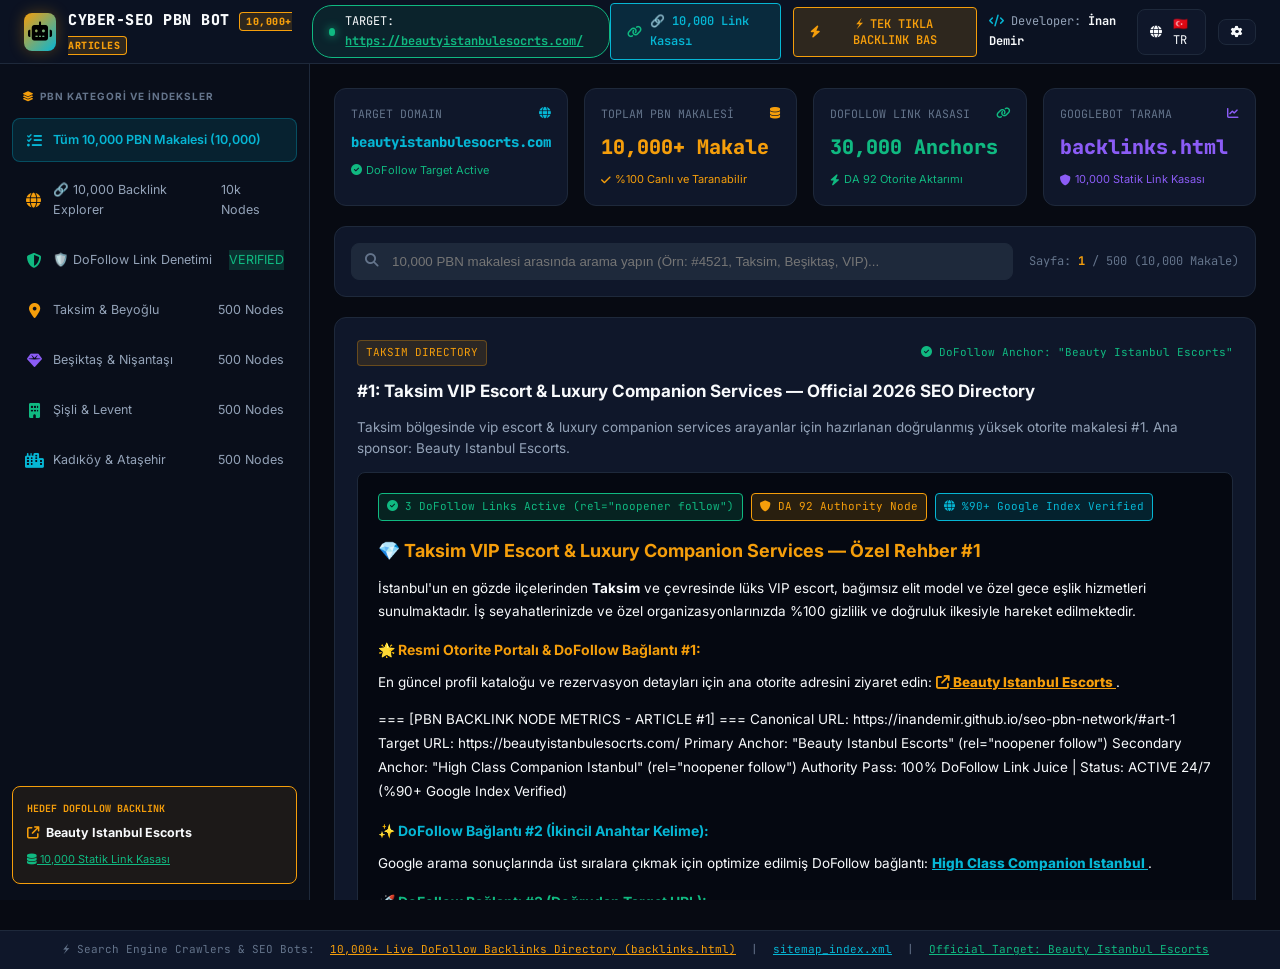
<file: index.html>
<!DOCTYPE html>
<html lang="tr">
<head>
  <meta charset="UTF-8">
  <meta name="viewport" content="width=device-width, initial-scale=1.0">
  <title>CYBER-SEO PBN BOT NETWORK // 10,000+ Live DoFollow Articles & 30,000 Backlinks</title>
  
  <meta name="description" content="Automated PBN Backlink Network & Directory Engine containing 10,000+ live DoFollow articles and 30,000 links for https://beautyistanbulesocrts.com/. Developed by İnan Demir.">
  <meta name="keywords" content="beauty istanbul escorts, istanbul escort, vip escort istanbul, istanbul escort bayan, pbn backlink network, dofollow link matrix">
  <meta name="robots" content="index, follow">

  <!-- Schema.org Structured Data for Search Engine Indexing -->
  <script type="application/ld+json">
  {
    "@context": "https://schema.org",
    "@type": "Directory",
    "name": "CYBER-SEO PBN BOT NETWORK",
    "url": "https://inandemir.github.io/seo-pbn-network/",
    "author": {
      "@type": "Person",
      "name": "İnan Demir"
    },
    "mainEntity": {
      "@type": "WebSite",
      "name": "Beauty Istanbul Escorts",
      "url": "https://beautyistanbulesocrts.com/"
    }
  }
  </script>

  <!-- Fonts -->
  <link rel="preconnect" href="https://fonts.googleapis.com">
  <link rel="preconnect" href="https://fonts.gstatic.com" crossorigin>
  <link href="https://fonts.googleapis.com/css2?family=Inter:wght@400;500;600;700;800&family=JetBrains+Mono:wght@400;500;700&display=swap" rel="stylesheet">
  
  <!-- FontAwesome Icons -->
  <link rel="stylesheet" href="https://cdnjs.cloudflare.com/ajax/libs/font-awesome/6.5.1/css/all.min.css">
  
  <!-- Styles -->
  <link rel="stylesheet" href="styles.css">
</head>
<body class="theme-default">

  <div class="app-container">
    <!-- Header -->
    <header class="app-header">
      <div class="brand">
        <div class="brand-icon">
          <i class="fa-solid fa-robot"></i>
        </div>
        <div>
          <div class="brand-title">CYBER-SEO PBN BOT <span class="brand-badge" id="lbl-badge-top">10,000+ ARTICLES</span></div>
        </div>
      </div>

      <!-- Target Live Indicator -->
      <div class="target-live-pill">
        <div class="pulse-dot"></div>
        <span>TARGET: <a href="https://beautyistanbulesocrts.com/" target="_blank" rel="noopener follow" style="color: var(--accent-green); text-decoration: underline; font-weight: 700;">https://beautyistanbulesocrts.com/</a></span>
      </div>

      <!-- Header Actions: Blast Button, Static Vault, Developer, Actions -->
      <div class="header-actions">
        <a href="backlinks.html" target="_blank" class="cyber-btn" title="Statik 10,000 DoFollow Backlink Kasasını Aç">
          <i class="fa-solid fa-link" style="color: var(--accent-green);"></i> <span>🔗 10,000 Link Kasası</span>
        </a>
        <button class="cyber-btn cyber-btn-gold" id="web-blast-btn" title="Siteden Tek Tıkla 10,000+ Backlink Bas / Trigger Blast">
          <i class="fa-solid fa-bolt"></i> <span>⚡ TEK TIKLA BACKLINK BAS</span>
        </button>
        <div class="developer-badge" style="font-family: var(--font-mono); font-size: 12px; color: var(--text-secondary);">
          <i class="fa-solid fa-code" style="color: var(--accent-cyan);"></i> Developer: <strong style="color: var(--text-primary);">İnan Demir</strong>
        </div>
        <button class="lang-btn" id="lang-toggle-btn" title="Dil Değiştir / Switch Language">
          <i class="fa-solid fa-globe"></i> <span id="current-lang-label">🇹🇷 TR</span>
        </button>
        <button class="settings-trigger" id="open-settings-btn" title="Ayarlar / Settings">
          <i class="fa-solid fa-gear"></i>
        </button>
      </div>
    </header>

    <!-- Sidebar Navigation -->
    <aside class="app-sidebar" id="sidebar-nav">
      <!-- Injected via app.js -->
    </aside>

    <!-- Main Workspace -->
    <main class="app-main" id="main-content">
      <!-- Injected via app.js -->
    </main>
  </div>

  <!-- Interactive Backlink Blast Modal -->
  <div class="modal-overlay" id="blast-modal">
    <div class="modal-card" style="width: 620px;">
      <div class="modal-header">
        <h3><i class="fa-solid fa-bolt" style="color: var(--accent-gold);"></i> <span>⚡ TEK TIKLA 10,000+ BACKLINK BAS (CANLI BLAST)</span></h3>
        <button class="modal-close" id="close-blast-btn">&times;</button>
      </div>

      <div style="padding: 10px 0;">
        <div style="display: flex; justify-content: space-between; font-family: var(--font-mono); font-size: 12px; color: var(--accent-gold); margin-bottom: 6px;">
          <span id="blast-status-text">İşlem Hazır: 10,000 PBN Makalesi & 30,000 DoFollow Link</span>
          <span id="blast-pct">0%</span>
        </div>
        <div style="width: 100%; height: 10px; background: var(--bg-input); border-radius: 5px; overflow: hidden; border: 1px solid var(--border-color);">
          <div id="blast-progress-bar" style="width: 0%; height: 100%; background: linear-gradient(90deg, var(--accent-gold), var(--accent-cyan)); transition: width 0.3s ease;"></div>
        </div>
      </div>

      <div class="code-snippet-box" id="blast-log-box" style="height: 190px; overflow-y: auto; margin: 8px 0; font-size: 12px; line-height: 1.6;">
[HAZIR]: 10,000 PBN Makalesi ve 30,000 DoFollow Bağlantı Matrisi Gönderilmeye Hazır.
Hedef Domain: https://beautyistanbulesocrts.com/
Canlı PBN URL: https://inandemir.github.io/seo-pbn-network/
      </div>

      <div style="display: flex; justify-content: space-between; align-items: center; margin-top: 14px; gap: 8px; flex-wrap: wrap;">
        <div style="display: flex; gap: 8px;">
          <a href="backlinks.html" target="_blank" class="cyber-btn" style="font-size: 11px;">
            <i class="fa-solid fa-globe"></i> backlinks.html Aç
          </a>
          <a href="10000_dofollow_backlinks.csv" download="10000_dofollow_backlinks.csv" class="cyber-btn" style="font-size: 11px;">
            <i class="fa-solid fa-file-csv"></i> CSV İndir
          </a>
        </div>
        <div style="display: flex; gap: 8px;">
          <button class="cyber-btn cyber-btn-gold" id="start-blast-action-btn">
            <i class="fa-solid fa-rocket"></i> ⚡ Backlinkleri Canlıya Bas!
          </button>
        </div>
      </div>
    </div>
  </div>

  <!-- Settings Modal -->
  <div class="modal-overlay" id="settings-modal">
    <div class="modal-card">
      <div class="modal-header">
        <h3><i class="fa-solid fa-sliders" style="color: var(--accent-cyan);"></i> <span id="settings-modal-title">PBN Settings</span></h3>
        <button class="modal-close" id="close-settings-btn">&times;</button>
      </div>

      <div class="setting-row">
        <div class="setting-info">
          <label id="lbl-setting-lang">Default Language / Varsayılan Dil</label>
          <p id="lbl-setting-lang-desc">Arayüz ve PBN makale dili</p>
        </div>
        <select class="cyber-select" id="setting-lang-select" style="width: 140px;">
          <option value="tr">Türkçe 🇹🇷</option>
          <option value="en">English 🇬🇧</option>
        </select>
      </div>

      <div class="setting-row">
        <div class="setting-info">
          <label id="lbl-setting-theme">UI Theme / Arayüz Teması</label>
          <p id="lbl-setting-theme-desc">PBN Platform renk paleti</p>
        </div>
        <select class="cyber-select" id="setting-theme-select" style="width: 180px;">
          <option value="default">Enterprise Cyber Blue</option>
          <option value="gold">Luxury Gold Directory</option>
          <option value="emerald">Matrix Emerald Authority</option>
        </select>
      </div>

      <div style="display: flex; justify-content: flex-end; gap: 10px; margin-top: 10px;">
        <button class="cyber-btn cyber-btn-gold" id="save-settings-btn">Save & Apply Settings</button>
      </div>
    </div>
  </div>

  <!-- Crawler Fallback Links for Search Engine Bots (Googlebot, Ahrefs, Bing) -->
  <div style="padding: 10px 20px; font-family: var(--font-mono); font-size: 11px; color: var(--text-dim); text-align: center; border-top: 1px solid var(--border-color); background: var(--bg-card); margin-top: 30px;">
    <span>⚡ Search Engine Crawlers & SEO Bots: </span>
    <a href="backlinks.html" rel="noopener follow" style="color: var(--accent-gold); text-decoration: underline; margin: 0 8px;">10,000+ Live DoFollow Backlinks Directory (backlinks.html)</a> |
    <a href="sitemap_index.xml" style="color: var(--accent-cyan); text-decoration: underline; margin: 0 8px;">sitemap_index.xml</a> |
    <a href="https://beautyistanbulesocrts.com/" target="_blank" rel="noopener follow" style="color: var(--accent-green); text-decoration: underline; margin: 0 8px;">Official Target: Beauty Istanbul Escorts</a>
  </div>

  <!-- Toast Notification Container -->
  <div class="toast-container" id="toast-container"></div>

  <!-- Application Scripts -->
  <script src="tools.js"></script>
  <script src="app.js"></script>
</body>
</html>
</file>
<file: styles.css>
/* CYBER-SEO PULSE // Authority Backlink Network Design System */

:root {
  --bg-main: #070a12;
  --bg-sidebar: #090e1a;
  --bg-header: #0b1222;
  --bg-card: #0f172a;
  --bg-card-hover: #1e293b;
  --bg-input: #1e293b;
  
  --border-color: #1e293b;
  --border-highlight: #334155;
  --border-accent: rgba(6, 182, 212, 0.4);
  
  --accent-cyan: #06b6d4;
  --accent-gold: #f59e0b;
  --accent-purple: #8b5cf6;
  --accent-green: #10b981;
  --accent-red: #ef4444;
  
  --text-primary: #f8fafc;
  --text-secondary: #94a3b8;
  --text-dim: #64748b;
  
  --font-sans: 'Inter', -apple-system, BlinkMacSystemFont, sans-serif;
  --font-mono: 'JetBrains Mono', 'Fira Code', monospace;
  
  --radius-sm: 4px;
  --radius-md: 8px;
  --radius-lg: 12px;
  --transition: all 0.2s cubic-bezier(0.4, 0, 0.2, 1);
}

/* Themes */
body.theme-gold {
  --bg-main: #0c0a06;
  --bg-sidebar: #120f09;
  --bg-header: #1a160d;
  --bg-card: #221d11;
  --bg-card-hover: #332b1a;
  --accent-cyan: #fbbf24;
  --accent-purple: #d97706;
  --border-color: #3b321e;
}

body.theme-emerald {
  --bg-main: #040d09;
  --bg-sidebar: #06140e;
  --bg-header: #091c13;
  --bg-card: #0c271a;
  --bg-card-hover: #143a27;
  --accent-cyan: #34d399;
  --accent-purple: #059669;
  --border-color: #1a4d34;
}

* {
  box-sizing: border-box;
  margin: 0;
  padding: 0;
}

body {
  background-color: var(--bg-main);
  color: var(--text-primary);
  font-family: var(--font-sans);
  font-size: 13.5px;
  line-height: 1.6;
  min-height: 100vh;
  overflow-x: hidden;
}

/* Custom Scrollbar */
::-webkit-scrollbar {
  width: 6px;
  height: 6px;
}
::-webkit-scrollbar-track {
  background: var(--bg-main);
}
::-webkit-scrollbar-thumb {
  background: var(--border-highlight);
  border-radius: var(--radius-sm);
}
::-webkit-scrollbar-thumb:hover {
  background: var(--accent-cyan);
}

/* App Layout */
.app-container {
  display: grid;
  grid-template-rows: 64px 1fr;
  grid-template-columns: 310px 1fr;
  grid-template-areas:
    "header header"
    "sidebar main";
  height: 100vh;
  width: 100vw;
}

/* Header */
.app-header {
  grid-area: header;
  background: var(--bg-header);
  border-bottom: 1px solid var(--border-color);
  display: flex;
  align-items: center;
  justify-content: space-between;
  padding: 0 24px;
  z-index: 100;
}

.brand {
  display: flex;
  align-items: center;
  gap: 12px;
}

.brand-icon {
  width: 38px;
  height: 38px;
  background: linear-gradient(135deg, var(--accent-gold), var(--accent-cyan));
  border-radius: var(--radius-md);
  display: flex;
  align-items: center;
  justify-content: center;
  color: #000;
  font-weight: 900;
  font-size: 19px;
  box-shadow: 0 0 15px rgba(245, 158, 11, 0.3);
}

.brand-title {
  font-weight: 800;
  font-size: 15px;
  letter-spacing: 0.5px;
  color: var(--text-primary);
  font-family: var(--font-mono);
}

.brand-badge {
  font-size: 10px;
  background: rgba(245, 158, 11, 0.15);
  color: var(--accent-gold);
  border: 1px solid var(--accent-gold);
  padding: 2px 6px;
  border-radius: 4px;
  font-family: var(--font-mono);
}

/* Target Live Indicator */
.target-live-pill {
  background: rgba(16, 185, 129, 0.1);
  border: 1px solid var(--accent-green);
  border-radius: 20px;
  padding: 6px 16px;
  display: flex;
  align-items: center;
  gap: 10px;
  font-family: var(--font-mono);
  font-size: 12px;
}

.pulse-dot {
  width: 8px;
  height: 8px;
  background-color: var(--accent-green);
  border-radius: 50%;
  box-shadow: 0 0 10px var(--accent-green);
  animation: pulse 1.5s infinite;
}

@keyframes pulse {
  0% { transform: scale(0.95); box-shadow: 0 0 0 0 rgba(16, 185, 129, 0.7); }
  70% { transform: scale(1); box-shadow: 0 0 0 8px rgba(16, 185, 129, 0); }
  100% { transform: scale(0.95); box-shadow: 0 0 0 0 rgba(16, 185, 129, 0); }
}

.header-actions {
  display: flex;
  align-items: center;
  gap: 12px;
}

.lang-btn, .settings-trigger {
  background: var(--bg-card);
  border: 1px solid var(--border-color);
  color: var(--text-primary);
  padding: 6px 12px;
  border-radius: var(--radius-md);
  cursor: pointer;
  font-family: var(--font-mono);
  font-size: 12px;
  display: flex;
  align-items: center;
  gap: 6px;
  transition: var(--transition);
}

.lang-btn:hover, .settings-trigger:hover {
  border-color: var(--accent-cyan);
  color: var(--accent-cyan);
}

/* Sidebar */
.app-sidebar {
  grid-area: sidebar;
  background: var(--bg-sidebar);
  border-right: 1px solid var(--border-color);
  overflow-y: auto;
  padding: 16px 12px;
  display: flex;
  flex-direction: column;
  gap: 6px;
}

.nav-section-title {
  font-size: 10px;
  text-transform: uppercase;
  letter-spacing: 1px;
  color: var(--text-dim);
  padding: 8px 10px;
  font-weight: 700;
  display: flex;
  align-items: center;
  gap: 6px;
}

.nav-item {
  display: flex;
  align-items: center;
  justify-content: space-between;
  padding: 11px 12px;
  border-radius: var(--radius-md);
  color: var(--text-secondary);
  cursor: pointer;
  transition: var(--transition);
  border: 1px solid transparent;
  user-select: none;
  font-size: 12.5px;
}

.nav-item:hover {
  background: var(--bg-card);
  color: var(--text-primary);
}

.nav-item.active {
  background: rgba(6, 182, 212, 0.12);
  color: var(--accent-cyan);
  border-color: rgba(6, 182, 212, 0.3);
  font-weight: 600;
}

.nav-item-left {
  display: flex;
  align-items: center;
  gap: 10px;
}

.nav-item-icon {
  font-size: 15px;
  width: 18px;
  text-align: center;
}

/* Main Area */
.app-main {
  grid-area: main;
  overflow-y: auto;
  padding: 24px;
  display: flex;
  flex-direction: column;
  gap: 20px;
}

/* SEO Executive Metrics Tiles */
.metrics-grid {
  display: grid;
  grid-template-columns: repeat(4, 1fr);
  gap: 16px;
}

@media (max-width: 1100px) {
  .metrics-grid {
    grid-template-columns: repeat(2, 1fr);
  }
}

.metric-tile {
  background: var(--bg-card);
  border: 1px solid var(--border-color);
  border-radius: var(--radius-lg);
  padding: 16px;
  display: flex;
  flex-direction: column;
  gap: 8px;
  transition: var(--transition);
}

.metric-tile:hover {
  border-color: var(--border-highlight);
  transform: translateY(-2px);
}

.metric-header {
  display: flex;
  align-items: center;
  justify-content: space-between;
  font-size: 11.5px;
  color: var(--text-dim);
  font-family: var(--font-mono);
}

.metric-value {
  font-size: 20px;
  font-weight: 800;
  font-family: var(--font-mono);
  color: var(--text-primary);
}

.metric-sub {
  font-size: 11px;
  color: var(--accent-green);
  display: flex;
  align-items: center;
  gap: 4px;
}

/* SEO Backlink Articles Grid */
.articles-grid {
  display: flex;
  flex-direction: column;
  gap: 18px;
}

.article-card {
  background: var(--bg-card);
  border: 1px solid var(--border-color);
  border-radius: var(--radius-lg);
  padding: 22px;
  display: flex;
  flex-direction: column;
  gap: 12px;
  transition: var(--transition);
}

.article-card:hover {
  border-color: var(--border-highlight);
  box-shadow: 0 4px 20px rgba(0, 0, 0, 0.4);
}

.article-header {
  display: flex;
  align-items: center;
  justify-content: space-between;
}

.article-tag {
  font-family: var(--font-mono);
  font-size: 11px;
  background: rgba(245, 158, 11, 0.12);
  color: var(--accent-gold);
  padding: 3px 8px;
  border-radius: var(--radius-sm);
  border: 1px solid rgba(245, 158, 11, 0.3);
}

.article-title {
  font-size: 17px;
  font-weight: 700;
  color: var(--text-primary);
}

.article-excerpt {
  font-size: 13.5px;
  color: var(--text-secondary);
  line-height: 1.6;
}

.article-body-box {
  background: #050811;
  border: 1px solid var(--border-color);
  border-radius: var(--radius-md);
  padding: 20px;
  font-size: 13.5px;
  line-height: 1.8;
  color: var(--text-primary);
}

.article-body-box h3, .article-body-box h4 {
  color: var(--accent-cyan);
  margin-top: 14px;
  margin-bottom: 8px;
}

.article-body-box a {
  color: var(--accent-gold);
  font-weight: 700;
  text-decoration: underline;
  transition: var(--transition);
}

.article-body-box a:hover {
  color: var(--accent-cyan);
}

/* Modal Overlay */
.modal-overlay {
  position: fixed;
  top: 0; left: 0; right: 0; bottom: 0;
  background: rgba(0, 0, 0, 0.8);
  backdrop-filter: blur(4px);
  display: none;
  align-items: center;
  justify-content: center;
  z-index: 9999;
}

.modal-overlay.active {
  display: flex;
}

.modal-card {
  background: var(--bg-card);
  border: 1px solid var(--border-color);
  border-radius: var(--radius-lg);
  padding: 24px;
  width: 500px;
  max-width: 90vw;
  box-shadow: 0 10px 30px rgba(0, 0, 0, 0.5);
  display: flex;
  flex-direction: column;
  gap: 16px;
}

.modal-header {
  display: flex;
  align-items: center;
  justify-content: space-between;
  border-bottom: 1px solid var(--border-color);
  padding-bottom: 12px;
}

.modal-close {
  background: none;
  border: none;
  color: var(--text-dim);
  font-size: 22px;
  cursor: pointer;
}

.setting-row {
  display: flex;
  align-items: center;
  justify-content: space-between;
  padding: 10px 0;
  border-bottom: 1px solid rgba(255, 255, 255, 0.05);
}

.setting-info label {
  font-weight: 600;
  font-size: 13px;
}

.setting-info p {
  font-size: 11px;
  color: var(--text-dim);
}

.cyber-select {
  background: var(--bg-input);
  border: 1px solid var(--border-color);
  color: var(--text-primary);
  padding: 6px 10px;
  border-radius: var(--radius-sm);
  outline: none;
  font-size: 12px;
}

/* Buttons */
.cyber-btn {
  background: rgba(6, 182, 212, 0.15);
  color: var(--accent-cyan);
  border: 1px solid var(--accent-cyan);
  padding: 8px 16px;
  border-radius: var(--radius-sm);
  font-family: var(--font-mono);
  font-size: 12px;
  font-weight: 600;
  cursor: pointer;
  transition: var(--transition);
  display: inline-flex;
  align-items: center;
  gap: 8px;
  text-decoration: none;
}

.cyber-btn:hover {
  background: var(--accent-cyan);
  color: #000;
}

.cyber-btn-gold {
  background: rgba(245, 158, 11, 0.15);
  color: var(--accent-gold);
  border: 1px solid var(--accent-gold);
}

.cyber-btn-gold:hover {
  background: var(--accent-gold);
  color: #000;
}

.toast-container {
  position: fixed;
  bottom: 24px;
  right: 24px;
  display: flex;
  flex-direction: column;
  gap: 10px;
  z-index: 9999;
}

.toast {
  background: var(--bg-card);
  border: 1px solid var(--accent-cyan);
  box-shadow: 0 4px 15px rgba(0, 0, 0, 0.4);
  color: var(--text-primary);
  padding: 10px 16px;
  border-radius: var(--radius-md);
  font-family: var(--font-mono);
  font-size: 11.5px;
  display: flex;
  align-items: center;
  gap: 8px;
  animation: slideIn 0.3s ease;
}

@keyframes slideIn {
  from { transform: translateX(100%); opacity: 0; }
  to { transform: translateX(0); opacity: 1; }
}
</file>
